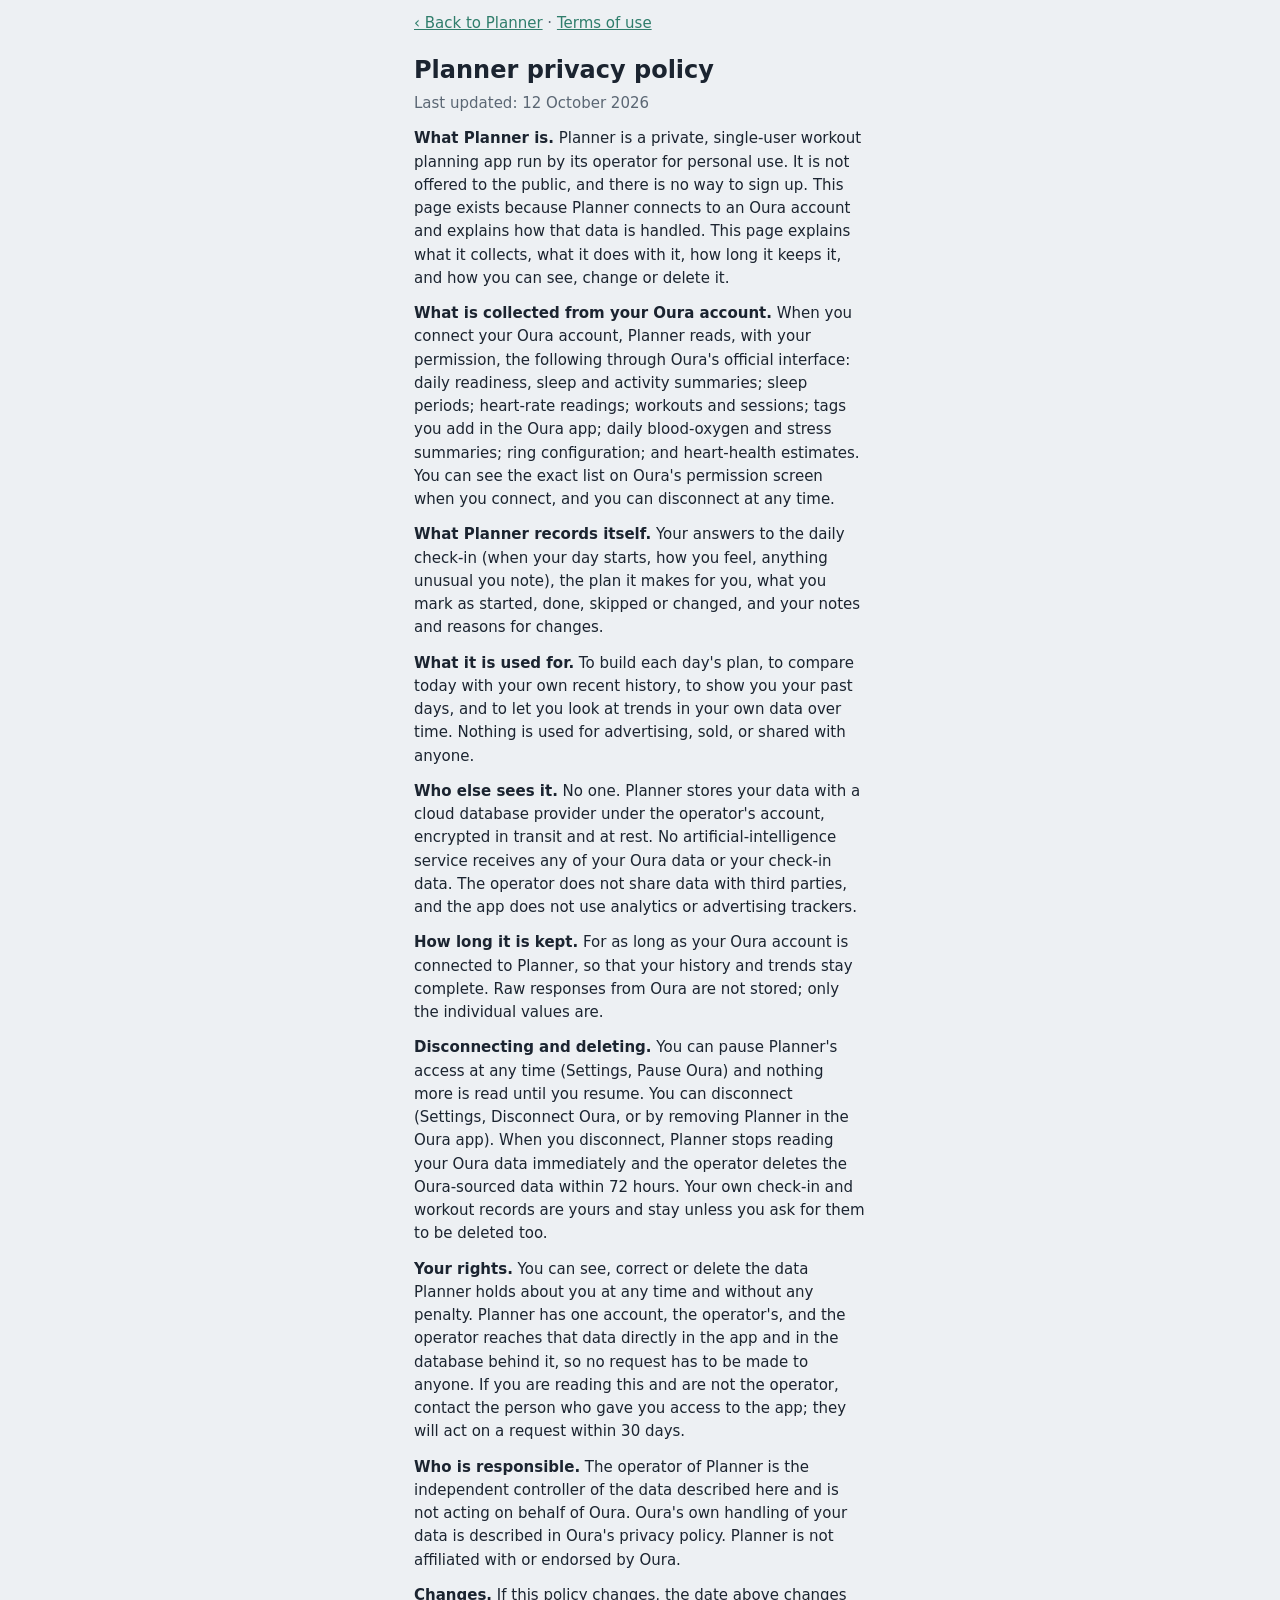
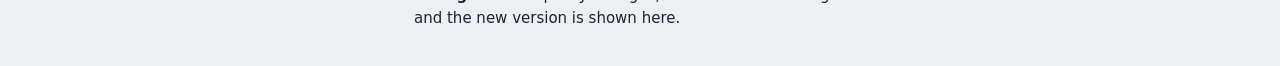
<file: privacy.html>
<!doctype html>
<html lang="en">
<head>
  <meta charset="utf-8">
  <meta name="viewport" content="width=device-width, initial-scale=1, viewport-fit=cover">
  <meta name="robots" content="noindex, nofollow">
  <meta name="theme-color" content="#2F7D6B">
  <title>Planner privacy policy</title>
  <link rel="icon" href="icon.png">
  <link rel="stylesheet" href="app.css">
</head>
<body>
  <main class="app doc">
    <p class="muted"><a href="./">‹ Back to Planner</a> · <a href="terms.html">Terms of use</a></p>
    <h1>Planner privacy policy</h1>
    <p class="muted">Last updated: 12 October 2026</p>

    <p><b>What Planner is.</b> Planner is a private, single-user workout planning app run by its operator for personal use. It is not offered to the public, and there is no way to sign up. This page exists because Planner connects to an Oura account and explains how that data is handled. This page explains what it collects, what it does with it, how long it keeps it, and how you can see, change or delete it.</p>

    <p><b>What is collected from your Oura account.</b> When you connect your Oura account, Planner reads, with your permission, the following through Oura's official interface: daily readiness, sleep and activity summaries; sleep periods; heart-rate readings; workouts and sessions; tags you add in the Oura app; daily blood-oxygen and stress summaries; ring configuration; and heart-health estimates. You can see the exact list on Oura's permission screen when you connect, and you can disconnect at any time.</p>

    <p><b>What Planner records itself.</b> Your answers to the daily check-in (when your day starts, how you feel, anything unusual you note), the plan it makes for you, what you mark as started, done, skipped or changed, and your notes and reasons for changes.</p>

    <p><b>What it is used for.</b> To build each day's plan, to compare today with your own recent history, to show you your past days, and to let you look at trends in your own data over time. Nothing is used for advertising, sold, or shared with anyone.</p>

    <p><b>Who else sees it.</b> No one. Planner stores your data with a cloud database provider under the operator's account, encrypted in transit and at rest. No artificial-intelligence service receives any of your Oura data or your check-in data. The operator does not share data with third parties, and the app does not use analytics or advertising trackers.</p>

    <p><b>How long it is kept.</b> For as long as your Oura account is connected to Planner, so that your history and trends stay complete. Raw responses from Oura are not stored; only the individual values are.</p>

    <p><b>Disconnecting and deleting.</b> You can pause Planner's access at any time (Settings, Pause Oura) and nothing more is read until you resume. You can disconnect (Settings, Disconnect Oura, or by removing Planner in the Oura app). When you disconnect, Planner stops reading your Oura data immediately and the operator deletes the Oura-sourced data within 72 hours. Your own check-in and workout records are yours and stay unless you ask for them to be deleted too.</p>

    <p><b>Your rights.</b> You can see, correct or delete the data Planner holds about you at any time and without any penalty. Planner has one account, the operator's, and the operator reaches that data directly in the app and in the database behind it, so no request has to be made to anyone. If you are reading this and are not the operator, contact the person who gave you access to the app; they will act on a request within 30 days.</p>

    <p><b>Who is responsible.</b> The operator of Planner is the independent controller of the data described here and is not acting on behalf of Oura. Oura's own handling of your data is described in Oura's privacy policy. Planner is not affiliated with or endorsed by Oura.</p>

    <p><b>Changes.</b> If this policy changes, the date above changes and the new version is shown here.</p>

  </main>
</body>
</html>
</file>
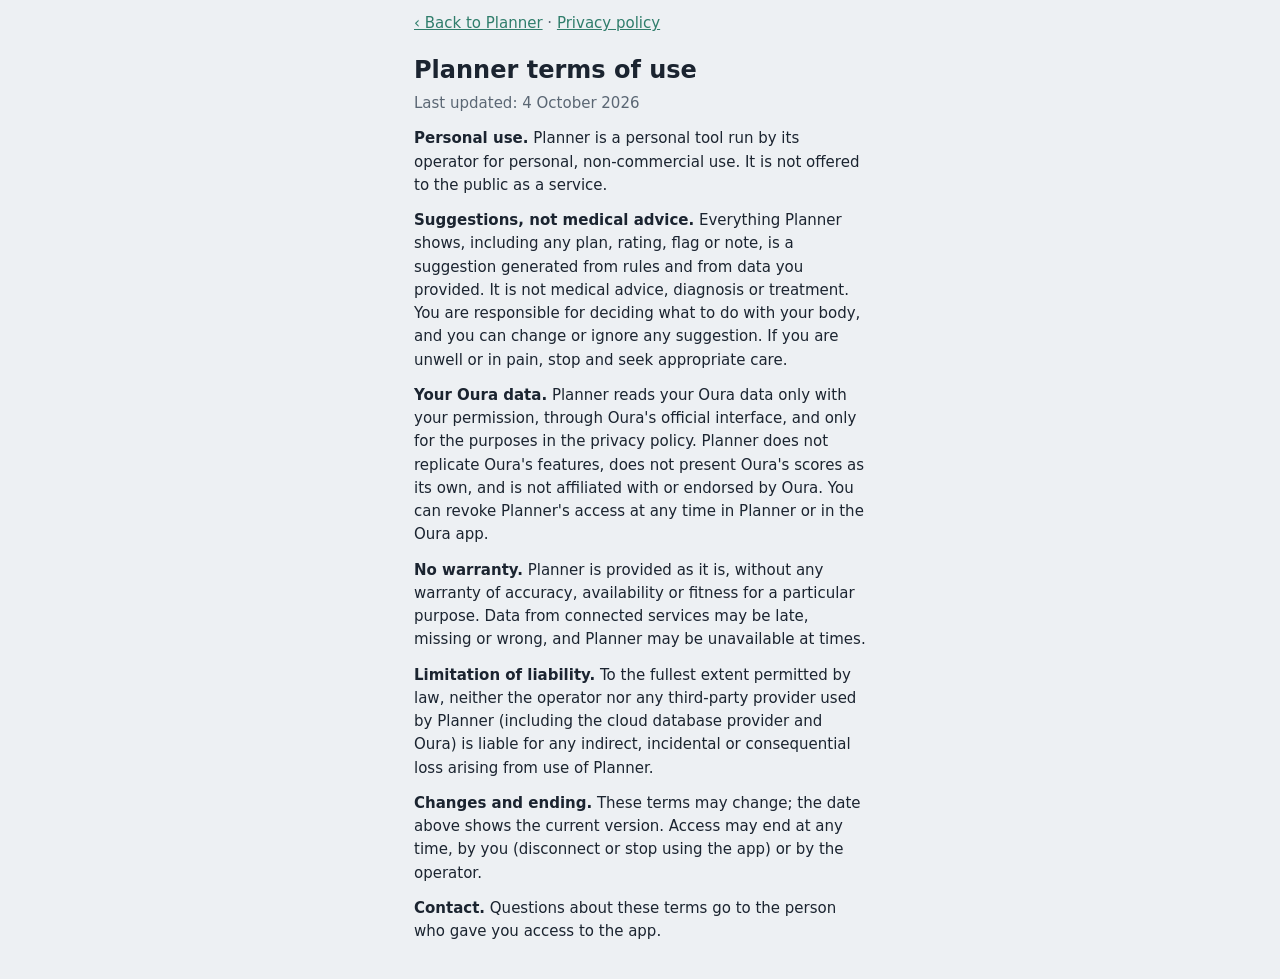
<file: terms.html>
<!doctype html>
<html lang="en">
<head>
  <meta charset="utf-8">
  <meta name="viewport" content="width=device-width, initial-scale=1, viewport-fit=cover">
  <meta name="robots" content="noindex, nofollow">
  <meta name="theme-color" content="#2F7D6B">
  <title>Planner terms of use</title>
  <link rel="icon" href="icon.png">
  <link rel="stylesheet" href="app.css">
</head>
<body>
  <main class="app doc">
    <p class="muted"><a href="./">‹ Back to Planner</a> · <a href="privacy.html">Privacy policy</a></p>
    <h1>Planner terms of use</h1>
    <p class="muted">Last updated: 4 October 2026</p>

    <p><b>Personal use.</b> Planner is a personal tool run by its operator for personal, non-commercial use. It is not offered to the public as a service.</p>

    <p><b>Suggestions, not medical advice.</b> Everything Planner shows, including any plan, rating, flag or note, is a suggestion generated from rules and from data you provided. It is not medical advice, diagnosis or treatment. You are responsible for deciding what to do with your body, and you can change or ignore any suggestion. If you are unwell or in pain, stop and seek appropriate care.</p>

    <p><b>Your Oura data.</b> Planner reads your Oura data only with your permission, through Oura's official interface, and only for the purposes in the privacy policy. Planner does not replicate Oura's features, does not present Oura's scores as its own, and is not affiliated with or endorsed by Oura. You can revoke Planner's access at any time in Planner or in the Oura app.</p>

    <p><b>No warranty.</b> Planner is provided as it is, without any warranty of accuracy, availability or fitness for a particular purpose. Data from connected services may be late, missing or wrong, and Planner may be unavailable at times.</p>

    <p><b>Limitation of liability.</b> To the fullest extent permitted by law, neither the operator nor any third-party provider used by Planner (including the cloud database provider and Oura) is liable for any indirect, incidental or consequential loss arising from use of Planner.</p>

    <p><b>Changes and ending.</b> These terms may change; the date above shows the current version. Access may end at any time, by you (disconnect or stop using the app) or by the operator.</p>

    <p><b>Contact.</b> Questions about these terms go to the person who gave you access to the app.</p>
  </main>
</body>
</html>
</file>
<file: app.css>
/* Big tap targets, readable at arm's length. */
:root{
  --bg:#EDF0F3; --surface:#FFFFFF; --surface2:#F5F7F9; --ink:#1B2430; --muted:#5B6774; --line:#D6DCE2;
  --accent:#2F7D6B; --accent-ink:#FFFFFF;
  --green:#2F7D6B; --yellow:#B7841C; --red:#B4453A;
  --green-bg:#E3F1EC; --yellow-bg:#F7EEDC; --red-bg:#F6E3E0;
  --skip:#8A94A0; --oura:#4B5FA6; --oura-bg:#E8EBF7;
  --font:"Atkinson Hyperlegible",system-ui,-apple-system,"Segoe UI",sans-serif;
  --mono:"DM Mono",ui-monospace,SFMono-Regular,Menlo,monospace;
}
@media (prefers-color-scheme: dark){
  :root{
    --bg:#12171D; --surface:#1B222B; --surface2:#222B35; --ink:#E8ECF0; --muted:#A3ADB8; --line:#33404C;
    --accent:#4FB39B; --accent-ink:#0F1A17;
    --green:#4FB39B; --yellow:#D9A441; --red:#E06A5E;
    --green-bg:#1C3A32; --yellow-bg:#3A2F16; --red-bg:#3E1F1B;
    --skip:#7A8592; --oura:#9FAEEB; --oura-bg:#232B44;
  }
}
*{box-sizing:border-box}
html,body{margin:0;background:var(--bg);color:var(--ink);font-family:var(--font);font-size:16px;line-height:1.45;-webkit-text-size-adjust:100%}
body{padding:env(safe-area-inset-top) env(safe-area-inset-right) env(safe-area-inset-bottom) env(safe-area-inset-left)}
.app{max-width:480px;margin:0 auto;min-height:100vh;display:flex;flex-direction:column;padding:12px 14px 24px}
button:focus-visible,input:focus-visible,textarea:focus-visible{outline:2px solid var(--accent);outline-offset:2px}
button{font:inherit;color:inherit}
h1{font-size:22px;margin:0 0 6px}
.muted{color:var(--muted);font-size:13px}
.err{background:var(--red-bg);color:var(--red);padding:10px 12px;border-radius:10px;margin:8px 0;font-size:14px}
.ok{background:var(--green-bg);color:var(--green);padding:10px 12px;border-radius:10px;margin:8px 0;font-size:14px}

.top{display:flex;justify-content:space-between;align-items:center;font-family:var(--mono);font-size:12px;color:var(--muted);padding:2px 4px 10px}
.top button{background:none;border:0;color:var(--muted);font-family:var(--mono);font-size:12px;padding:6px;cursor:pointer}

.crumb{display:flex;align-items:center;gap:8px;padding:2px 2px 10px}
.crumb button{background:none;border:1px solid var(--line);border-radius:10px;padding:8px 12px;cursor:pointer;min-height:40px}
.crumb .pos{margin-left:auto;font-family:var(--mono);font-size:12px;color:var(--muted)}

.q{margin:0 0 12px}
.q .lab{font-weight:700;margin:0 0 6px}
.opts{display:grid;grid-template-columns:1fr 1fr;gap:6px}
.opts.one{grid-template-columns:1fr}
.opt{font-size:15px;min-height:44px;padding:10px;border:1px solid var(--line);border-radius:10px;background:var(--surface2);color:var(--ink);cursor:pointer;text-align:left}
.opt[aria-pressed="true"]{background:var(--ink);color:var(--bg);border-color:var(--ink)}
input.opt{font-family:var(--mono);font-size:18px}
input.opt[disabled]{opacity:.4}
.txt{width:100%;font:inherit;font-size:15px;padding:10px;border:1px solid var(--line);border-radius:10px;background:var(--surface);color:var(--ink);margin-top:6px;min-height:44px}

.tier{border-radius:14px;padding:12px 14px;margin:0 0 10px}
.tier.green{background:var(--green-bg);color:var(--green)}
.tier.yellow{background:var(--yellow-bg);color:var(--yellow)}
.tier.red{background:var(--red-bg);color:var(--red)}
.tier.no_data,.tier.plain{background:var(--surface2);color:var(--ink)}
.tier .t{font-weight:700;font-size:15px}
.tier .why{color:var(--ink);font-size:14px;margin-top:2px}
.total{display:flex;align-items:baseline;gap:8px;padding:4px 6px 10px;font-family:var(--mono)}
.total .n{font-size:34px;font-weight:500;line-height:1}
.total .u{color:var(--muted);font-size:14px}
.total .left{margin-left:auto;font-size:12px;color:var(--muted)}

.rows{list-style:none;margin:0;padding:0;display:flex;flex-direction:column;gap:8px}
.row{display:grid;grid-template-columns:34px 1fr auto;gap:10px;align-items:center;padding:10px 10px 10px 8px;border:1px solid var(--line);border-radius:12px;background:var(--surface);cursor:pointer;min-height:56px}
.row.cur{border-color:var(--accent)}
.row.done{opacity:.72}
.row.done .name{text-decoration:line-through;text-decoration-color:var(--accent)}
.row.skip{opacity:.55}
.row.skip .name{text-decoration:line-through;text-decoration-color:var(--skip)}
.ring{width:30px;height:30px;border-radius:50%;display:grid;place-items:center;font-family:var(--mono);font-size:11px;color:var(--muted);border:2px solid var(--line)}
.ring.full{background:var(--accent);border-color:var(--accent);color:var(--accent-ink)}
.box{width:30px;height:30px;border:2px solid var(--line);border-radius:8px;background:var(--surface2);display:grid;place-items:center;font-size:18px;color:var(--accent-ink);appearance:none;-webkit-appearance:none;margin:0;cursor:pointer}
.box:checked{background:var(--accent);border-color:var(--accent)}
.box:checked::after{content:"✓"}
.row.skip .box{border-style:dashed;background:transparent}
.row.skip .box::after{content:"–";color:var(--skip)}
.name{font-weight:700;font-size:16px}
.short{color:var(--muted);font-size:13px;margin-top:1px}
.min{font-family:var(--mono);font-size:14px;color:var(--muted)}
.extra .name{font-weight:400;font-style:italic}
.foot{margin-top:auto;padding-top:12px;display:flex;gap:8px}
.foot.wrap{flex-wrap:wrap}
.btn{font-size:15px;padding:12px 14px;border-radius:12px;border:1px solid var(--line);background:var(--surface2);color:var(--ink);cursor:pointer;flex:1;min-height:48px}
.btn.primary{background:var(--ink);color:var(--bg);border-color:var(--ink)}
.btn.accent{background:var(--accent);color:var(--accent-ink);border-color:var(--accent)}
.btn:disabled{opacity:.4;cursor:default}
.btn.sm{flex:0 0 auto;font-size:13px;padding:8px 10px;min-height:40px;border-radius:9px}

.ex{flex:1;display:flex;flex-direction:column;gap:12px}
.ex h2{font-size:24px;margin:4px 0 0}
.ex .m{font-family:var(--mono);color:var(--muted);font-size:14px}
.ex p{margin:0;font-size:17px;line-height:1.5}
.watch{background:var(--surface2);border-left:4px solid var(--accent);padding:10px 12px;border-radius:0 10px 10px 0;font-size:15px}
.watch b{display:block;font-size:12px;letter-spacing:.06em;text-transform:uppercase;color:var(--muted);margin-bottom:2px}
.dfoot{display:grid;grid-template-columns:1fr 1fr;gap:8px;margin-top:auto;padding-top:12px}
.dfoot .big{grid-column:1/-1;font-size:17px;padding:16px}
.note{width:100%;font:inherit;font-size:15px;padding:12px;border:1px solid var(--line);border-radius:12px;background:var(--surface);color:var(--ink);resize:none;min-height:70px}

.nx{display:grid;grid-template-columns:1fr auto auto;gap:8px;align-items:center;padding:10px;border:1px solid var(--line);border-radius:12px;background:var(--surface)}
.nx .name{font-size:15px}
.nx .t{font-family:var(--mono);font-size:12px;color:var(--muted)}
.nx button{font-size:13px;padding:8px 10px;border-radius:9px;border:1px solid var(--line);background:var(--surface2);color:var(--ink);cursor:pointer;min-height:40px}
.nx button.on{background:var(--accent);color:var(--accent-ink);border-color:var(--accent)}
.nx.meet{background:var(--surface2)}
.list{list-style:none;margin:0;padding:0;display:flex;flex-direction:column;gap:8px}
.list li{padding:12px;border:1px solid var(--line);border-radius:12px;background:var(--surface);cursor:pointer}
.list li .name{font-size:15px}
.home .big{font-size:17px;padding:16px}
.stack{display:flex;flex-direction:column;gap:8px}
@media (prefers-reduced-motion:no-preference){.row,.box,.btn,.opt{transition:background .15s,border-color .15s,opacity .15s}}

/* Settings, Rules */
.card{border:1px solid var(--line);border-radius:14px;padding:12px 14px;background:var(--surface);margin:0 0 10px}
.card .h{font-weight:700;font-size:15px}
.card .line{font-size:14px;margin-top:4px}
.link{font:inherit;font-size:inherit;background:none;border:0;padding:0;color:var(--accent);text-decoration:underline;cursor:pointer}
.kv{display:grid;grid-template-columns:1fr auto;gap:6px 10px;align-items:center;padding:9px 0;border-bottom:1px solid var(--line)}
.kv:last-child{border-bottom:0}
.kv .k{font-size:14px;min-width:0}
.kv .k small{display:block;color:var(--muted);font-size:12px}
.kv input{font:inherit;font-family:var(--mono);font-size:16px;width:76px;padding:8px 6px;text-align:right;border:1px solid var(--line);border-radius:8px;background:var(--surface2);color:var(--ink)}
.kv .u{font-family:var(--mono);font-size:12px;color:var(--muted);margin-left:4px}
.kv .ro{font-family:var(--mono);font-size:14px}
.kvb{white-space:nowrap}
.x{font:inherit;font-size:12px;color:var(--muted);background:none;border:1px solid var(--line);border-radius:8px;padding:8px 10px;cursor:pointer;min-height:36px}
.retired{opacity:.55}
.retired .k{text-decoration:line-through}
.tmpl,.grp{display:inline-block;font-size:11px;letter-spacing:.04em;text-transform:uppercase;color:var(--muted);border:1px solid var(--line);border-radius:999px;padding:1px 7px;margin-left:6px;vertical-align:1px;text-decoration:none}
.tabs{display:flex;gap:6px;flex-wrap:wrap;margin:0 0 10px}
.tabs button{font:inherit;font-size:13px;padding:8px 12px;border-radius:999px;border:1px solid var(--line);background:var(--surface);color:var(--ink);cursor:pointer;min-height:38px}
.tabs button[aria-pressed="true"]{background:var(--ink);color:var(--bg);border-color:var(--ink)}
.gridwrap{overflow-x:auto;margin:8px 0 10px}
.grid{border-collapse:collapse;font-size:12px;min-width:640px;background:var(--surface)}
.grid th,.grid td{border:1px solid var(--line);padding:6px;vertical-align:top;text-align:left}
.grid th{font-size:11px;letter-spacing:.04em;text-transform:uppercase;color:var(--muted);font-weight:400}
.grid td.c{cursor:pointer;min-width:84px}
.grid td.bad{background:var(--red-bg);color:var(--red)}
.cellb{font-size:11px;color:var(--muted);margin-bottom:4px}
.cellb b{display:block;font-size:12px;color:var(--ink)}
.grid .tmpl{margin-left:0}
.blk{border:1px solid var(--line);border-radius:14px;padding:10px 14px;background:var(--surface);display:flex;flex-direction:column}
.blk .nm{font-weight:700;font-size:15px}
.addset{font:inherit;font-size:13px;align-self:flex-start;background:none;border:1px solid var(--line);border-radius:8px;padding:8px 10px;cursor:pointer;color:var(--ink);min-height:38px;margin-top:6px}
.rowbtns{display:flex;gap:8px;flex-wrap:wrap;margin:0 0 10px}
.rowbtns .addset{margin-top:0}
.reason{display:flex;flex-direction:column;gap:6px;margin:10px 0 6px}
.reason input{font:inherit;font-size:16px;padding:10px;border:1px solid var(--line);border-radius:10px;background:var(--surface);color:var(--ink);width:100%;min-height:44px}
.reason input.need{border-color:var(--red)}
.tpl textarea{font:inherit;font-size:16px;width:100%;min-height:90px;padding:10px;border:1px solid var(--line);border-radius:10px;background:var(--surface);color:var(--ink);resize:vertical}
.preview{background:var(--surface2);border-left:4px solid var(--accent);padding:10px 12px;border-radius:0 10px 10px 0;font-size:15px;margin:8px 0;white-space:pre-wrap}
.hist{font-size:13px;color:var(--muted);display:flex;flex-direction:column;gap:10px}
.hist b{color:var(--ink);font-weight:400;font-size:14px}
.foot.col{flex-direction:column}
.btn.quiet{background:transparent;border-color:transparent;color:var(--muted);font-size:14px}
.btn.dark{background:var(--ink);color:var(--bg);border-color:var(--ink)}
code{font-family:var(--mono);font-size:12px}
.sheetbg{position:fixed;inset:0;background:rgba(0,0,0,.35);z-index:2}
.sheet{position:fixed;left:0;right:0;bottom:0;margin:0 auto;max-width:480px;max-height:90vh;overflow:auto;background:var(--surface);border:1px solid var(--line);border-radius:22px 22px 0 0;padding:14px 14px calc(14px + env(safe-area-inset-bottom));box-shadow:0 -8px 30px rgba(0,0,0,.18);display:none;flex-direction:column;gap:10px;z-index:3}
.sheet.on{display:flex}
.sheet .h2{font-weight:700;font-size:16px}
.sheet .acts{display:flex;gap:8px;flex-wrap:wrap}
.sheet .acts button{flex:1}
.sheet .card{margin:0}
.fld{display:flex;flex-direction:column;gap:3px;font-size:12px;color:var(--muted)}
.fld span{letter-spacing:.04em;text-transform:uppercase}
.fld input[type=text],.fld input[type=number],.fld select{font:inherit;font-size:16px;padding:9px 10px;border:1px solid var(--line);border-radius:10px;background:var(--surface);color:var(--ink);width:100%;min-height:42px}
.fld2{display:grid;grid-template-columns:1fr 1fr;gap:8px}
.mmss{display:flex;align-items:center;gap:4px;font-size:13px}
.mmss input{min-width:0}
.gchips{display:flex;flex-wrap:wrap;gap:6px}
.gchips button{font:inherit;font-size:13px;padding:8px 10px;border-radius:999px;border:1px solid var(--line);background:var(--surface);color:var(--ink);cursor:pointer;text-transform:none;letter-spacing:0}
.gchips button[aria-pressed="true"]{background:var(--accent);color:var(--accent-ink);border-color:var(--accent)}
.cellrow{display:grid;grid-template-columns:1fr auto auto auto;gap:4px;align-items:center;padding:6px 8px;border:1px solid var(--line);border-radius:10px;font-size:14px}
.cellrow button{font:inherit;font-size:13px;padding:8px 10px;border-radius:8px;border:1px solid var(--line);background:var(--surface2);color:var(--ink);cursor:pointer;min-height:36px}
.pick{display:flex;flex-direction:column;gap:4px}
.pick .pg{font-size:11px;letter-spacing:.04em;text-transform:uppercase;color:var(--muted);margin-top:4px}
.pick button{font:inherit;font-size:14px;text-align:left;padding:9px 10px;border-radius:8px;border:1px solid var(--line);background:var(--surface);color:var(--ink);cursor:pointer}
.pick button:disabled{opacity:.45;cursor:default}

/* Home */
.date{padding:2px 4px 12px}
.date .d{font-size:22px;font-weight:700}
.date .s{color:var(--muted);font-size:14px;margin-top:2px}
.ycard .big{font-weight:700;font-size:16px;margin-top:2px}
.ycard .acts{display:flex;gap:8px;margin-top:10px}
.ycard .acts button{font:inherit;font-size:14px;padding:10px;border-radius:10px;border:1px solid var(--line);background:var(--surface2);color:var(--ink);cursor:pointer;flex:1;min-height:44px}
.ycard .acts button:disabled{opacity:.45;cursor:default}
.ycard.closed{opacity:.8}
.ycard.one{display:block;width:100%;text-align:left;font:inherit;font-size:14px;color:var(--muted);cursor:pointer}
.cellrow .tmpl{margin-left:0}
.item{display:grid;grid-template-columns:1fr auto auto;gap:6px;align-items:center;padding:8px 10px;border:1px solid var(--line);border-radius:10px;font-size:15px}
.item button{font:inherit;font-size:14px;padding:9px 12px;border-radius:8px;border:1px solid var(--line);background:var(--surface2);color:var(--ink);cursor:pointer;min-height:40px}
.item button[aria-pressed="true"]{background:var(--ink);color:var(--bg);border-color:var(--ink)}

/* The block screen: exercises with their sets */
.exc .nm{display:flex;align-items:center;flex-wrap:wrap;gap:2px}
.exc .nm .link{font-weight:700;font-size:15px;color:var(--ink);text-align:left}
.exc .cue{color:var(--muted);font-size:13px;margin:2px 0 8px}
.exc.isskip{opacity:.6}
.tmpl.on{background:var(--accent);color:var(--accent-ink);border-color:var(--accent)}
.sets{list-style:none;margin:0;padding:0;display:flex;flex-direction:column;gap:6px}
.set{display:grid;grid-template-columns:34px 1fr auto;gap:8px;align-items:center;padding:7px 8px;border:1px solid var(--line);border-radius:10px;background:var(--surface)}
.set.done{background:var(--surface2)}
.set .ring{cursor:pointer;width:32px;height:32px;padding:0;font:inherit;font-family:var(--mono);font-size:12px;background:var(--surface);color:var(--muted)}
.set .ring.full{background:var(--accent);border-color:var(--accent);color:var(--accent-ink)}
.set .f{display:flex;flex-wrap:wrap;gap:6px;align-items:center;font-family:var(--mono);font-size:12px;color:var(--muted);min-width:0}
.set .f input,.set .f select{font:inherit;font-family:var(--mono);font-size:16px;padding:6px 2px;text-align:center;border:1px solid var(--line);border-radius:8px;background:var(--surface2);color:var(--ink);min-height:38px}
.set .f input{width:50px}
.set .f select{width:auto;text-align:left;padding-inline:4px;font-size:14px}
.mmss input{width:70px}

/* Privacy and terms pages */
.doc h1{font-size:24px;margin:6px 0 4px}
.doc h2{font-size:18px;margin:22px 0 8px}
.doc p{margin:0 0 12px;font-size:15px;line-height:1.55}
.doc a{color:var(--accent)}
.links{text-align:center;margin-top:6px}
.links a{color:var(--muted)}

/* Check-in #1 (V2): the Prep card, the manual card and the processing screen */
.prep .prow{display:grid;grid-template-columns:30px 1fr auto;gap:8px;align-items:center;padding:7px 8px;border:1px solid var(--line);border-radius:10px;background:var(--surface)}
.prep .prow.off{opacity:.5}
.prep .pn{font-size:15px}
.prep .pm{display:flex;align-items:center;gap:4px;font-family:var(--mono);font-size:13px;color:var(--muted)}
.prep .pm input{font:inherit;font-family:var(--mono);font-size:14px;width:56px;padding:4px;text-align:center;border:1px solid var(--line);border-radius:8px;background:var(--surface2);color:var(--ink)}
.manual{display:grid;grid-template-columns:1fr 1fr;gap:8px}
.manual label{font-size:12px;color:var(--muted);display:flex;flex-direction:column;gap:3px}
.manual label span{letter-spacing:.04em;text-transform:uppercase}
.manual label input{font:inherit;font-size:16px;padding:9px 10px;border:1px solid var(--line);border-radius:10px;background:var(--surface);color:var(--ink);width:100%}
.manual .wide{grid-column:1/-1}
.proc{display:grid;place-items:center;text-align:center;gap:10px;align-content:center;padding:40px 12px}
.proc .t{font-weight:700;font-size:17px}
.spin{width:36px;height:36px;border-radius:50%;border:3px solid var(--line);border-top-color:var(--accent);animation:sp 1s linear infinite}
@keyframes sp{to{transform:rotate(360deg)}}
@media (prefers-reduced-motion:reduce){.spin{animation:none;border-top-color:var(--line)}}
.steps{list-style:none;margin:0;padding:0;font-size:14px;color:var(--muted);display:flex;flex-direction:column;gap:4px;text-align:left}
.steps li.ok{color:var(--ink)}
.steps li.ok::before{content:"✓ ";color:var(--accent)}
.steps li:not(.ok)::before{content:"· "}

/* The Day view and the library picker (V2 step 8) */
.vals{display:grid;grid-template-columns:repeat(3,1fr);gap:6px}
.val{border:1px solid var(--line);border-radius:10px;padding:8px;background:var(--surface2)}
.val b{display:block;font-size:11px;letter-spacing:.04em;text-transform:uppercase;color:var(--muted)}
.val span{font-family:var(--mono);font-size:16px}
.pick{display:flex;flex-direction:column;gap:4px;max-height:50vh;overflow:auto}
.pick .pg{font-size:11px;letter-spacing:.04em;text-transform:uppercase;color:var(--muted);margin-top:6px}
.pick button{font:inherit;font-size:14px;text-align:left;padding:8px 10px;border-radius:8px;border:1px solid var(--line);background:var(--surface);color:var(--ink);cursor:pointer}
.pick button small{color:var(--muted);font-family:var(--mono);font-size:12px}
.tog{display:flex;align-items:center;gap:8px;font-size:14px}
.tog input{width:18px;height:18px}
.else{display:flex;flex-wrap:wrap;gap:6px;align-items:center;font-family:var(--mono);font-size:12px;color:var(--muted)}
.else input,.else select{font:inherit;font-family:var(--mono);font-size:16px;min-height:38px;padding:6px 8px;border:1px solid var(--line);border-radius:8px;background:var(--surface2);color:var(--ink)}
.else input[type=text],.else select{flex:1 1 100%;font-family:var(--font)}
.else input[type=number]{width:64px;text-align:center}
.else label{display:flex;align-items:center;gap:4px}
.pick .else button{flex:1 1 auto;text-align:center;font-weight:700}

/* V2 step 8c, Goals: the goal line on a check-in, notes typed in place, the phase row on a grid, the schedule table. */
.goalline{font-size:14px;padding:10px 12px;border:1px solid var(--line);border-left:3px solid var(--accent);border-radius:10px;margin:0 0 12px;background:var(--surface)}
.txt.note{margin:6px 0 0;min-height:40px;font-size:14px;border-style:dashed}
.txt.note:focus{border-style:solid}
.bnote{border-left:2px solid var(--accent);padding-left:8px;margin-top:3px;color:var(--ink)}
.phases{display:flex;gap:6px;flex-wrap:wrap;align-items:center;margin:0 0 10px;font-size:13px;color:var(--muted)}
.phases button{font:inherit;font-family:var(--mono);font-size:13px;min-width:40px;min-height:36px;padding:6px 0;border-radius:8px;border:1px solid var(--line);background:var(--surface);color:var(--ink);cursor:pointer}
.phases button[aria-pressed="true"]{background:var(--ink);color:var(--bg);border-color:var(--ink)}
.sched{width:100%;border-collapse:collapse;font-size:13px;background:var(--surface);margin:0 0 10px}
.sched th,.sched td{border:1px solid var(--line);padding:8px 6px;text-align:left;vertical-align:top}
.sched th{font-size:11px;letter-spacing:.04em;text-transform:uppercase;color:var(--muted);font-weight:400}
.sched td.c{cursor:pointer;min-height:44px}
.sched tr.cur td,.sched tr.cur th{background:var(--surface2)}
.goalrow{display:grid;grid-template-columns:30px 1fr auto;gap:8px;align-items:center;padding:8px 0;border-bottom:1px solid var(--line);font-size:14px}
.goalrow:last-child{border-bottom:0}
.goalrow small{display:block;color:var(--muted);font-size:12px}
.saverow{display:flex;flex-direction:column;gap:6px;margin-top:8px}

/* Oura match lines on the Day view (V2 step 9): one line under a matched block, a box for what Oura saw that nothing was tapped for. */
.oline{display:inline-flex;align-items:center;gap:5px;color:var(--oura);font-size:13px;margin-top:3px}
.oline .dot{width:7px;height:7px;border-radius:50%;background:var(--oura);flex:0 0 auto}
.seen{margin:10px 0 0;padding:10px 12px;border-radius:12px;background:var(--oura-bg);color:var(--ink);font-size:14px;display:flex;flex-direction:column;gap:4px}
.seen b{color:var(--oura);font-size:12px;letter-spacing:.04em;text-transform:uppercase}
</file>
